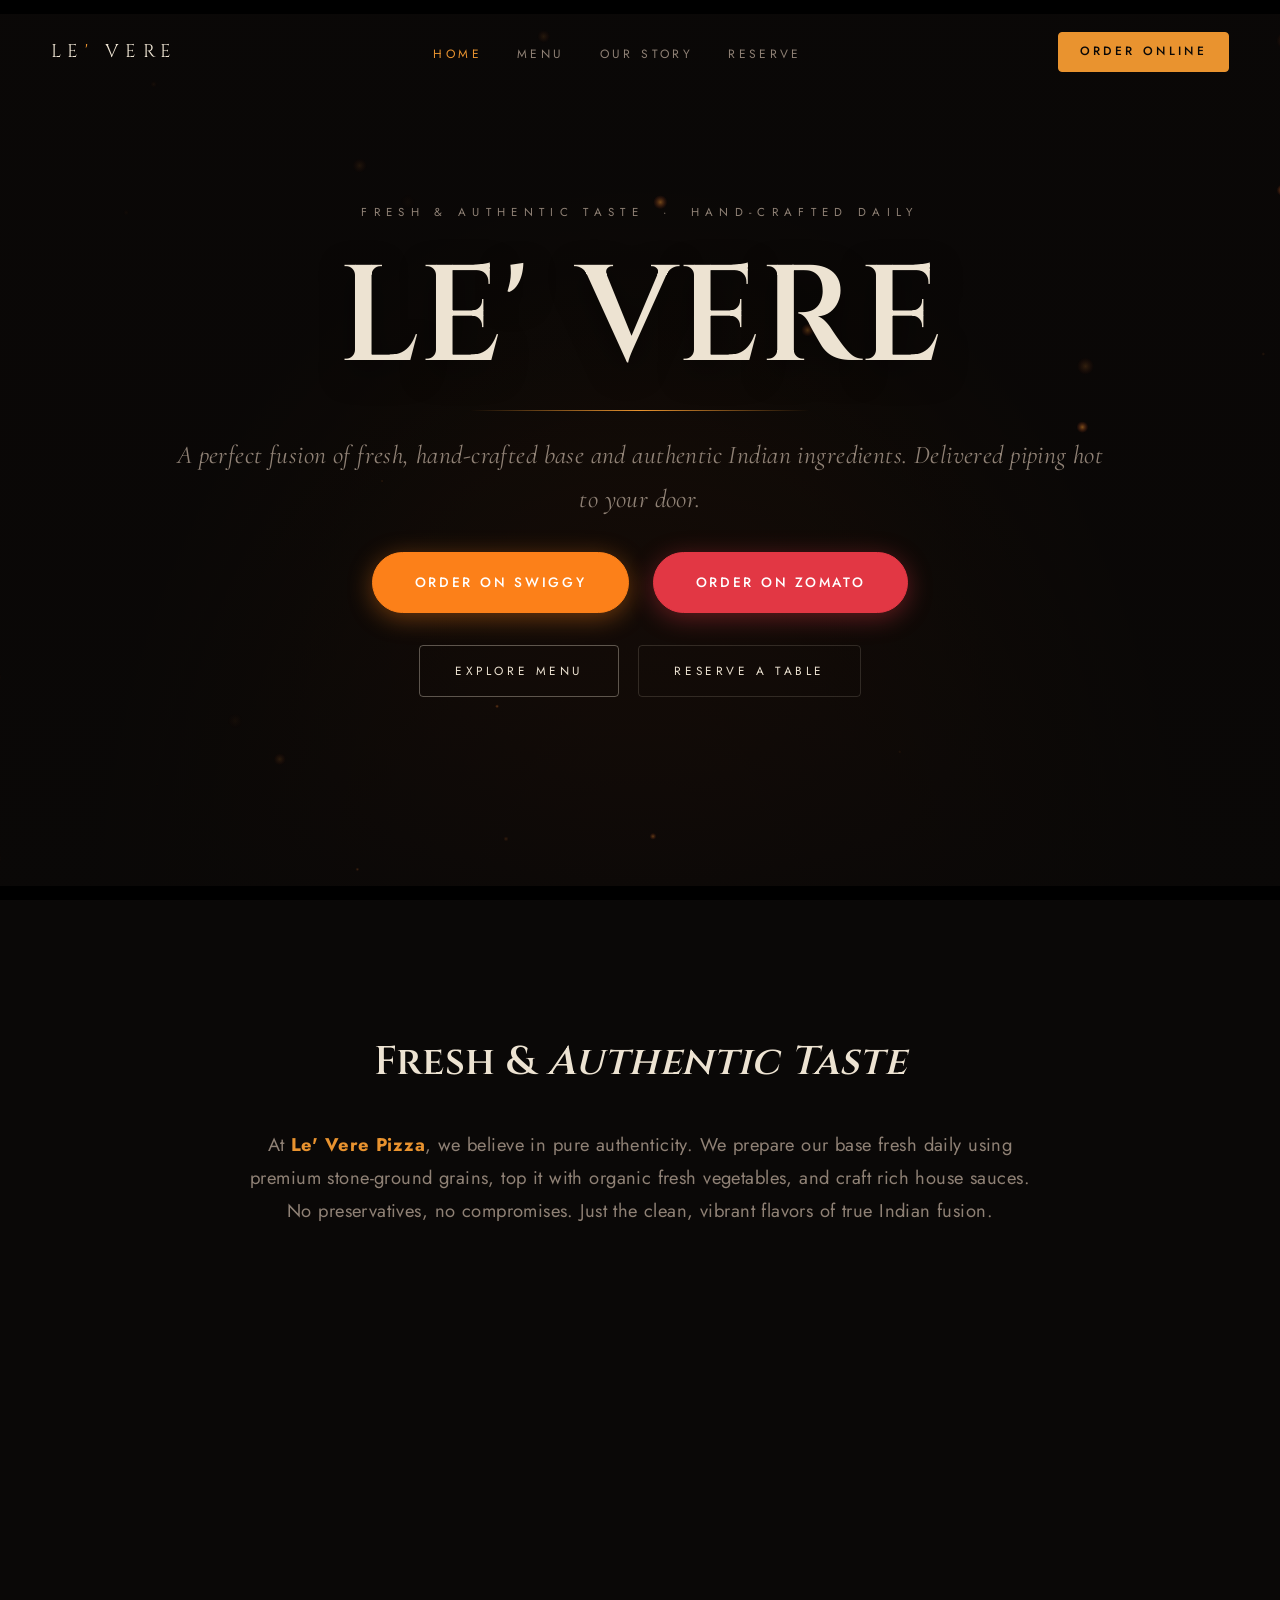
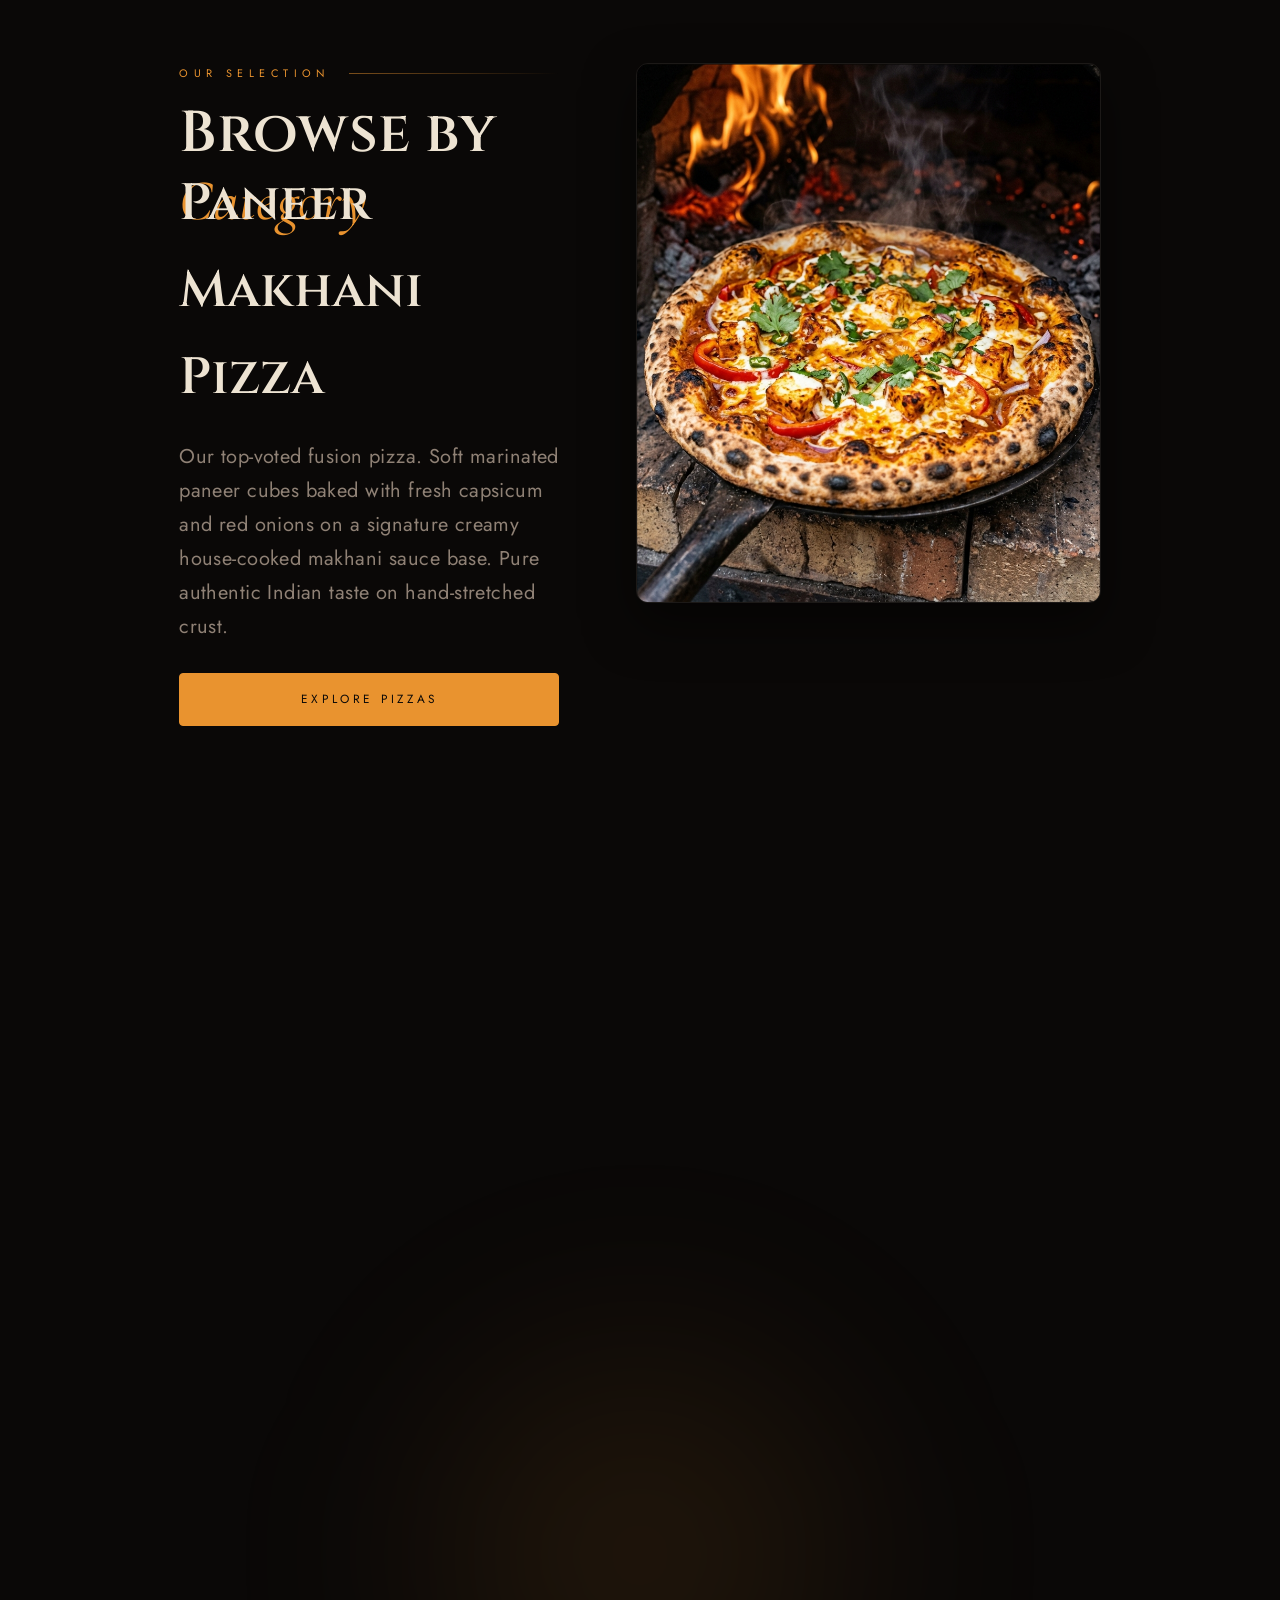
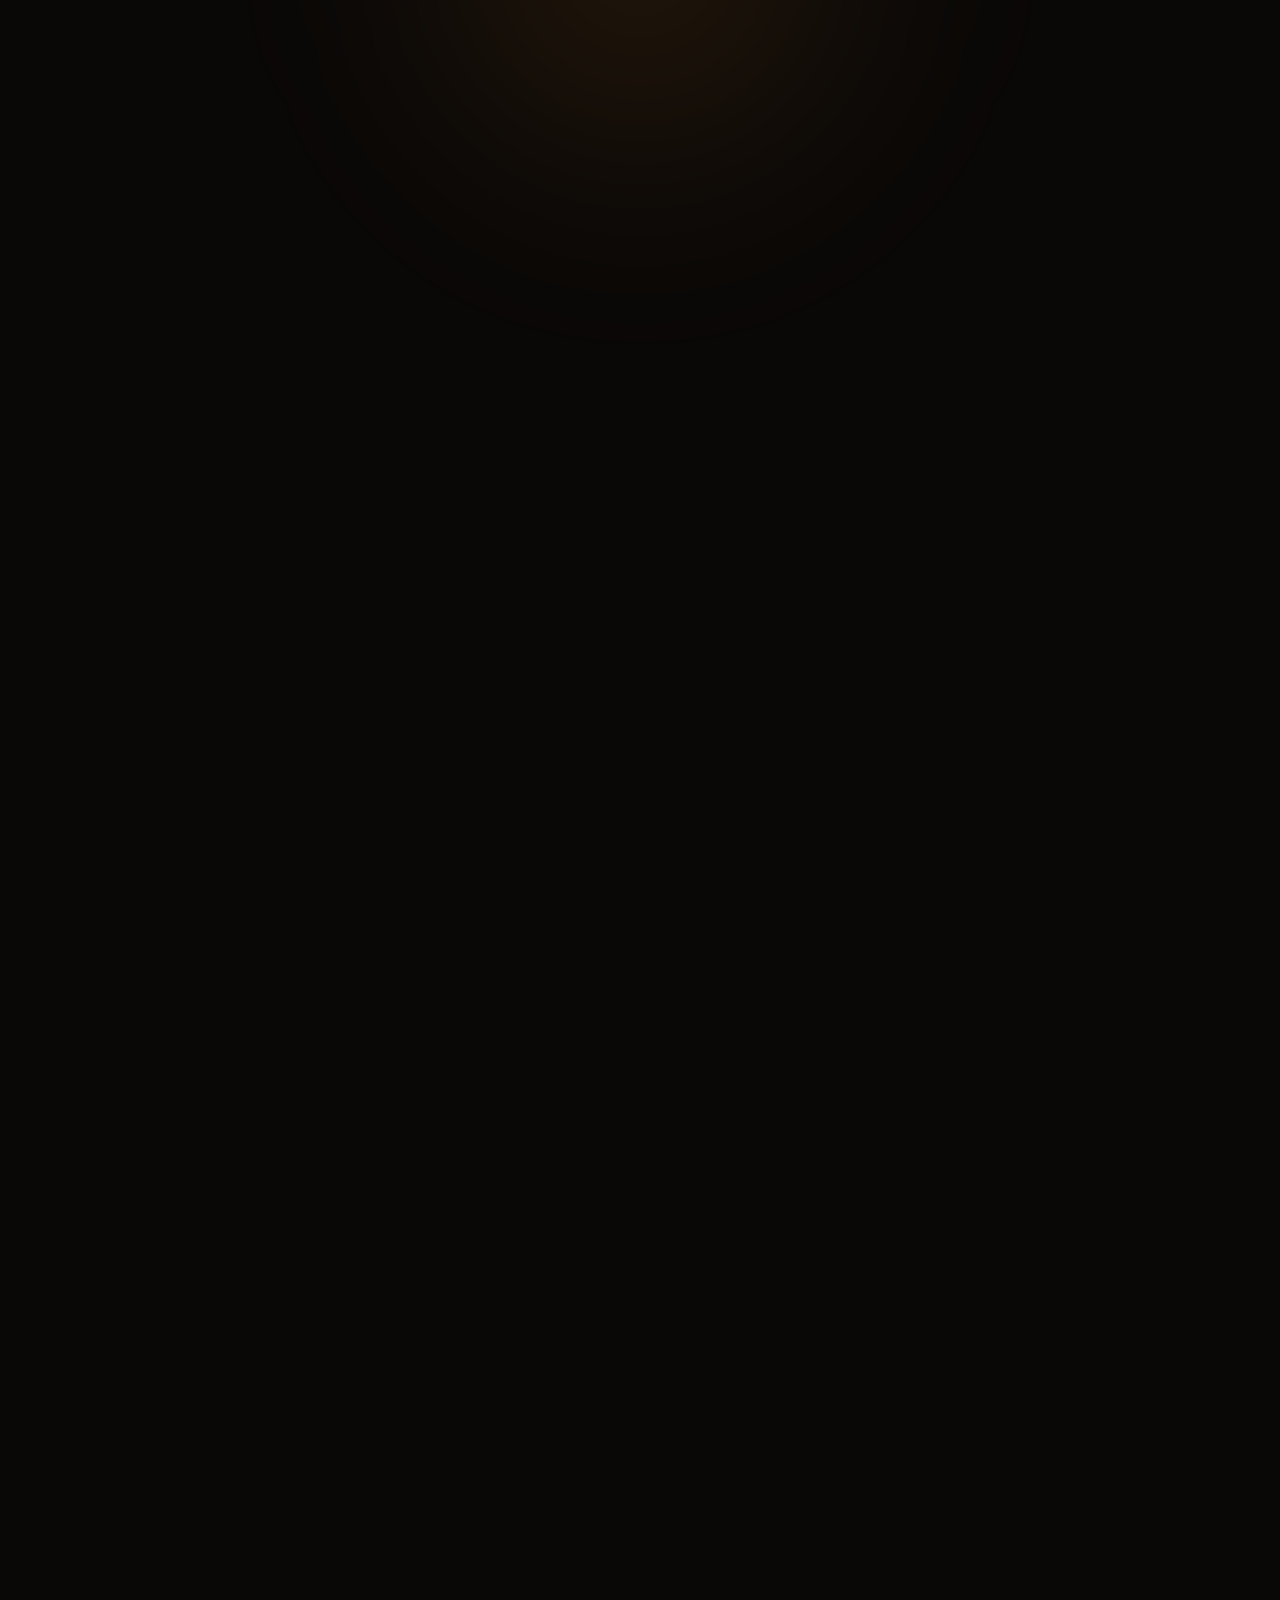
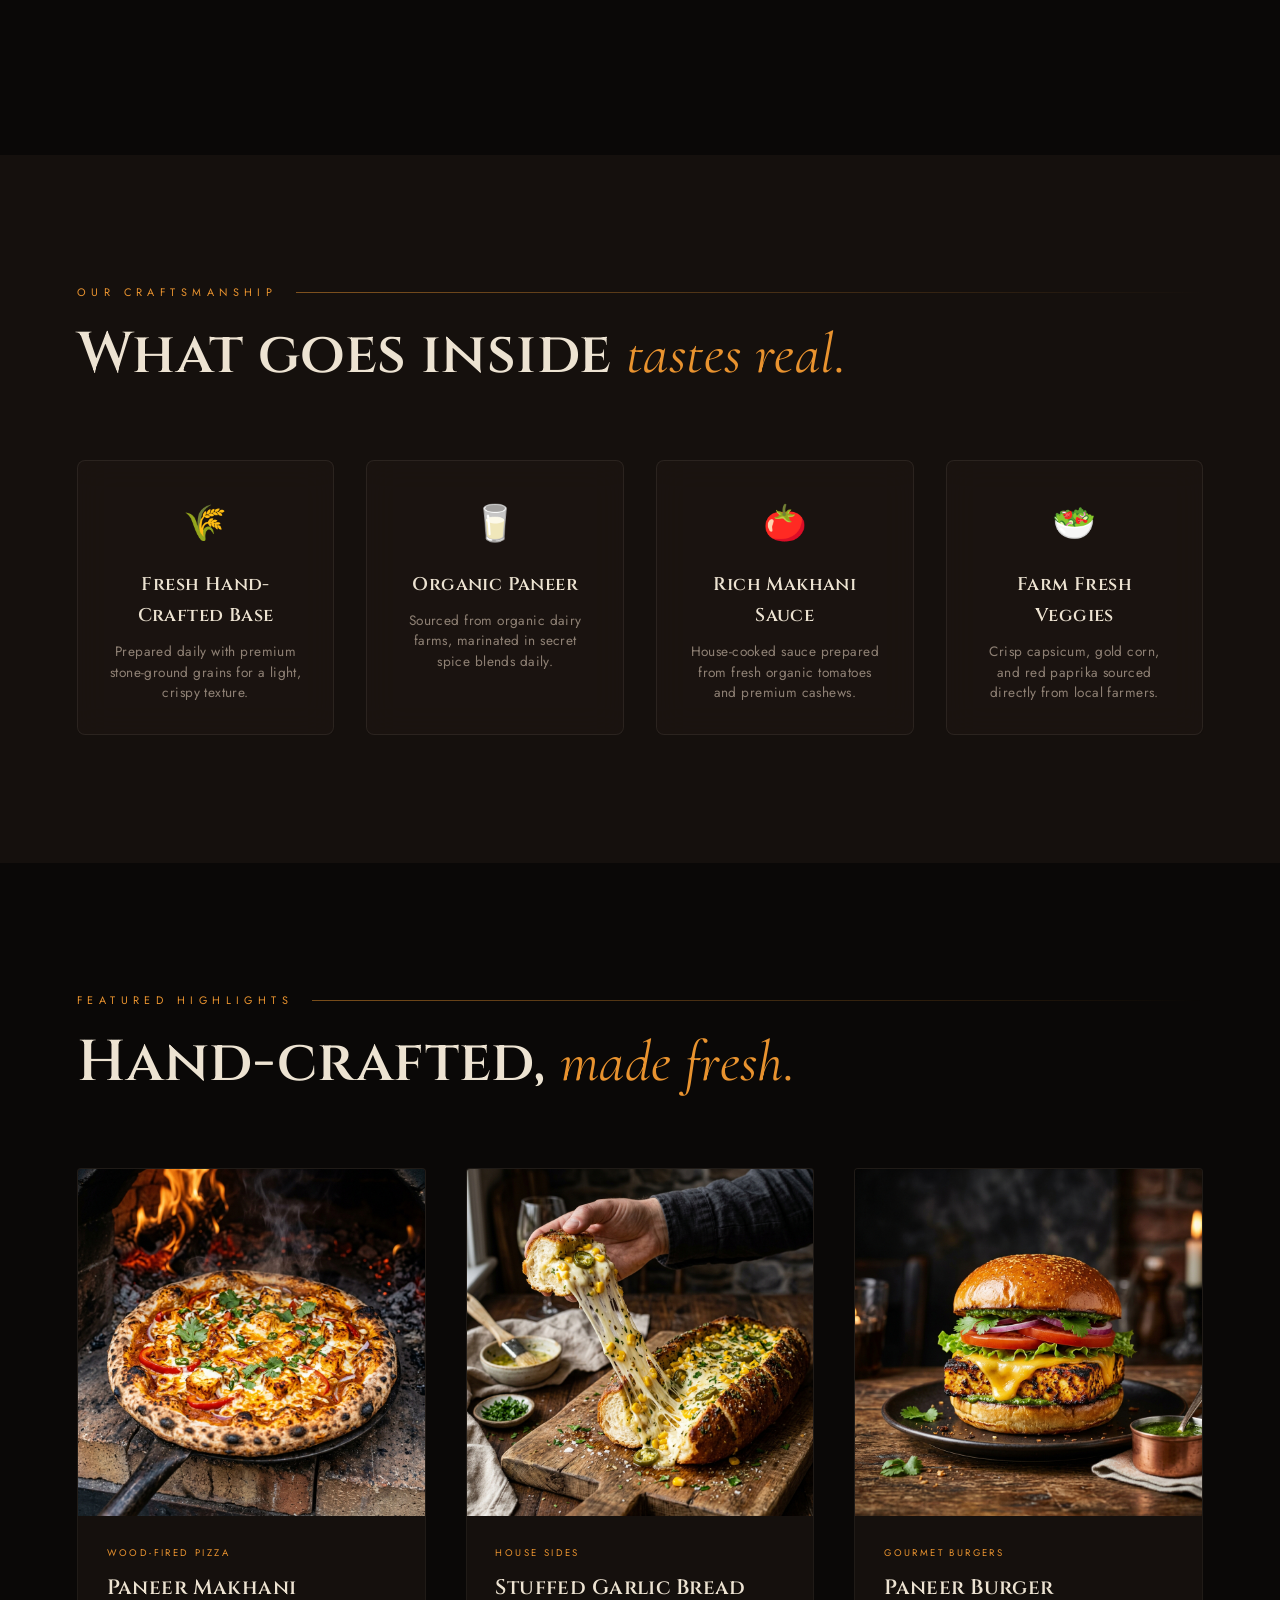
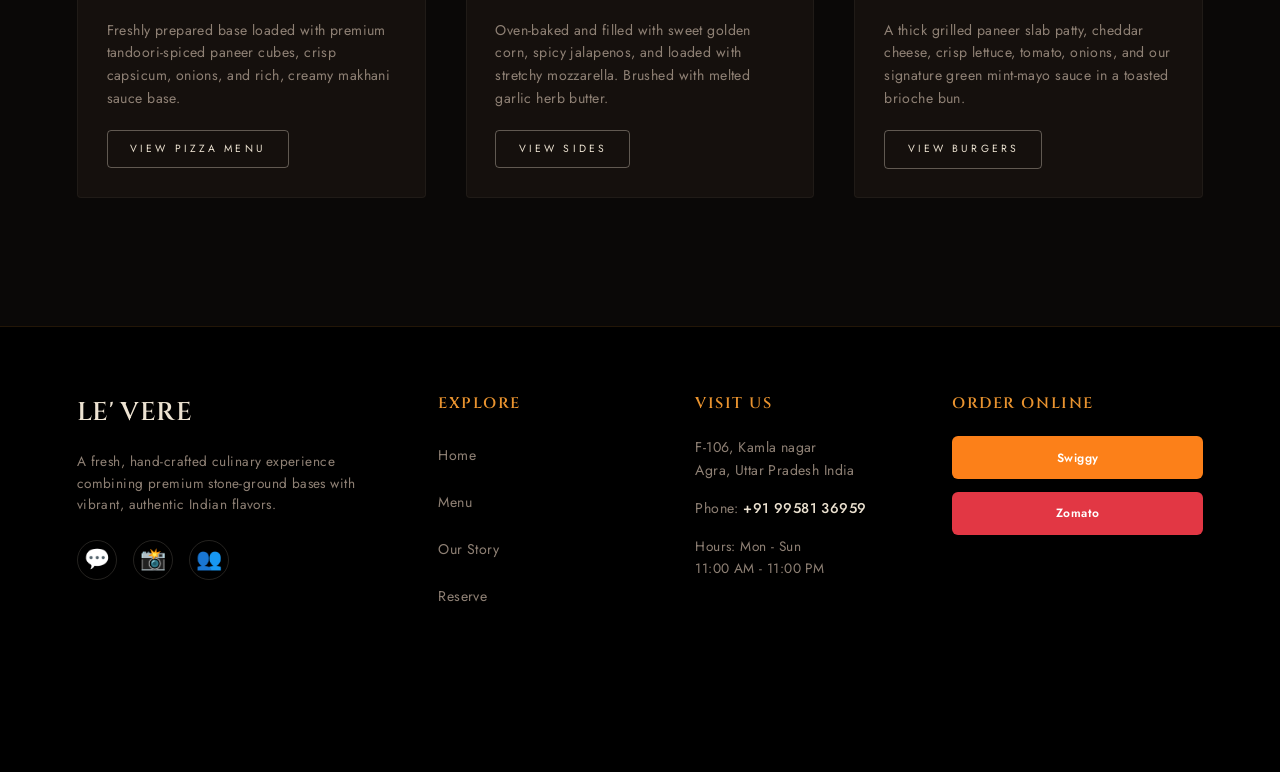
<file: index.html>
<!DOCTYPE html>
<html lang="en">
<head>
  <meta charset="UTF-8">
  <meta name="viewport" content="width=device-width, initial-scale=1.0">
  <title>Le' Vere Pizza — Fresh & Authentic Indian Fusion Kitchen</title>
  <meta name="description" content="Le' Vere Pizza — Order online on Swiggy and Zomato. Enjoy fresh tandoori paneer pizza, hand-stretched sourdough, and authentic fusion pasta.">
  <link rel="stylesheet" href="style.css?v=2">
  <style>
    /* ---------- hero ---------- */
    header.hero {
      position: relative;
      height: 100vh;
      min-height: 640px;
      display: flex;
      align-items: center;
      justify-content: center;
      text-align: center;
      overflow: hidden;
    }
    .hero-media {
      position: absolute;
      inset: -6%;
      background:
        radial-gradient(ellipse at 50% 100%, rgba(252, 128, 25, 0.22), transparent 55%),
        radial-gradient(ellipse at 50% 110%, rgba(226, 55, 68, 0.15), transparent 45%),
        var(--soot);
      filter: brightness(.45) saturate(1.1);
    }
    #hero-video {
      width: 100%;
      height: 100%;
      object-fit: cover;
      position: absolute;
      top: 0;
      left: 0;
      z-index: -1;
    }
    @keyframes kenburns {
      from { transform: scale(1) translateY(0); }
      to { transform: scale(1.12) translateY(-2.5%); }
    }
    .hero-shade {
      position: absolute;
      inset: 0;
      background: linear-gradient(to bottom, rgba(10,8,7,.75) 0%, rgba(10,8,7,.25) 45%, rgba(10,8,7,.92) 100%);
    }
    #embers {
      position: absolute;
      inset: 0;
      width: 100%;
      height: 100%;
      pointer-events: none;
    }
    .hero-inner {
      position: relative;
      z-index: 5;
      padding: 0 6vw;
      max-width: 1100px;
    }
    .hero-eyebrow {
      font-size: .72rem;
      letter-spacing: .55em;
      text-transform: uppercase;
      color: var(--ash);
      opacity: 0;
      animation: fadeup 1.4s ease 1.2s forwards;
    }
    .hero-title {
      font-family: var(--serif-display);
      font-weight: 500;
      font-size: clamp(3rem, 11vw, 8.5rem);
      line-height: 1.05;
      margin: 1.6rem 0 1.2rem;
      color: var(--bone);
      text-shadow: 0 10px 30px rgba(0,0,0,0.5);
    }
    .hero-title .lt {
      display: inline-block;
      opacity: 0;
      transform: translateY(.35em);
      animation: titleIn 1.1s cubic-bezier(.2,.8,.2,1) forwards;
      animation-delay: calc(1.5s + var(--i) * 90ms);
    }
    .hero-title .sp { display: inline-block; width: .35em; }
    @keyframes titleIn { to { opacity: 1; transform: none; } }
    .hero-rule {
      width: 0;
      height: 1px;
      background: linear-gradient(90deg, transparent, var(--ember), transparent);
      margin: 0 auto 1.4rem;
      animation: ruleIn 1.6s ease 2.6s forwards;
    }
    @keyframes ruleIn { to { width: min(340px, 60%); } }
    .hero-tag {
      font-family: var(--serif-voice);
      font-style: italic;
      font-size: clamp(1.15rem, 2.4vw, 1.6rem);
      color: var(--ash);
      opacity: 0;
      animation: fadeup 1.4s ease 3s forwards;
    }
    
    /* Order Online Primary CTAs */
    .hero-online-ctas {
      display: flex;
      gap: 1.5rem;
      justify-content: center;
      margin: 2rem 0;
      opacity: 0;
      animation: fadeup 1.4s ease 3.4s forwards;
      flex-wrap: wrap;
    }
    .hero-online-btn {
      display: flex;
      align-items: center;
      justify-content: center;
      gap: 1rem;
      font-family: var(--sans);
      font-size: .85rem;
      letter-spacing: .2em;
      text-transform: uppercase;
      padding: 1.1rem 2.6rem;
      border-radius: 50px;
      font-weight: 500;
      text-decoration: none;
      transition: transform 0.3s ease, box-shadow 0.3s ease, background 0.3s ease, color 0.3s ease;
    }
    .hero-online-btn--swiggy {
      background: var(--swiggy);
      color: #fff;
      box-shadow: 0 5px 25px rgba(252, 128, 25, 0.4);
      border: 1px solid var(--swiggy);
    }
    .hero-online-btn--swiggy:hover {
      background: transparent;
      color: var(--swiggy);
      transform: translateY(-3px);
      box-shadow: 0 10px 30px rgba(252, 128, 25, 0.6);
    }
    .hero-online-btn--zomato {
      background: var(--zomato);
      color: #fff;
      box-shadow: 0 5px 25px rgba(226, 55, 68, 0.4);
      border: 1px solid var(--zomato);
    }
    .hero-online-btn--zomato:hover {
      background: transparent;
      color: var(--zomato);
      transform: translateY(-3px);
      box-shadow: 0 10px 30px rgba(226, 55, 68, 0.6);
    }

    .hero-ctas {
      display: flex;
      gap: 1.2rem;
      justify-content: center;
      flex-wrap: wrap;
      margin-top: 1rem;
      opacity: 0;
      animation: fadeup 1.4s ease 3.8s forwards;
    }
    @keyframes fadeup {
      from { opacity: 0; transform: translateY(16px); }
      to { opacity: 1; transform: none; }
    }


    /* ---------- home intro ---------- */
    .intro-section {
      text-align: center;
      max-width: 800px;
      margin: 0 auto;
    }
    .intro-title {
      font-family: var(--serif-display);
      font-size: 2.5rem;
      margin-bottom: 2rem;
    }
    .intro-desc {
      font-size: 1.15rem;
      line-height: 1.8;
      color: var(--ash);
    }
    .intro-desc strong {
      color: var(--ember);
    }

    /* ---------- dynamic category filter showcase ---------- */
    .category-section {
      background: linear-gradient(to bottom, var(--char), #0E0A08 50%, var(--char));
      border-top: 1px solid rgba(237,227,210,.05);
      border-bottom: 1px solid rgba(237,227,210,.05);
    }
    .category-scroll-wrapper {
      position: relative;
      height: 400vh;
      background: var(--char);
    }
    .category-sticky-pin {
      position: sticky;
      top: 0;
      height: 100vh;
      width: 100%;
      overflow: hidden;
      display: grid;
      grid-template-columns: 4.5fr 5.5fr;
      align-items: center;
      padding: 0 8vw;
      gap: 6vw;
    }
    .category-text-col {
      position: relative;
      z-index: 2;
    }
    .scene-head-sticky {
      max-width: 1200px;
      margin-bottom: 3rem;
      width: 100%;
    }
    .category-text-track {
      position: relative;
      height: 320px;
      width: 100%;
    }
    .category-text-block {
      position: absolute;
      inset: 0;
      display: flex;
      flex-direction: column;
      justify-content: center;
      pointer-events: none;
    }
    .category-text-block h3 {
      font-family: var(--serif-display);
      font-size: 3.2rem;
      color: var(--bone);
      margin-bottom: 1.2rem;
      opacity: 0;
      transform: translateX(-40px) skewX(-10deg);
      letter-spacing: -0.02em;
      transition: opacity 0.8s cubic-bezier(0.16, 1, 0.3, 1), transform 0.8s cubic-bezier(0.16, 1, 0.3, 1), letter-spacing 0.8s cubic-bezier(0.16, 1, 0.3, 1);
    }
    .category-text-block.active h3 {
      opacity: 1;
      transform: translateX(0) skewX(0);
      letter-spacing: normal;
    }
    .category-text-block p {
      color: var(--ash);
      font-size: 1.25rem;
      line-height: 1.7;
      margin-bottom: 1.8rem;
      opacity: 0;
      transform: translateY(25px);
      transition: opacity 0.8s cubic-bezier(0.16, 1, 0.3, 1) 0.08s, transform 0.8s cubic-bezier(0.16, 1, 0.3, 1) 0.08s;
    }
    .category-text-block.active p {
      opacity: 1;
      transform: translateY(0);
    }
    .category-text-block .btn {
      opacity: 0;
      transform: translateY(20px);
      transition: opacity 0.8s cubic-bezier(0.16, 1, 0.3, 1) 0.16s, transform 0.8s cubic-bezier(0.16, 1, 0.3, 1) 0.16s;
    }
    .category-text-block.active .btn {
      opacity: 1;
      transform: translateY(0);
      pointer-events: auto;
    }
    .category-image-track {
      position: relative;
      width: 100%;
      height: 60vh;
      border-radius: 12px;
      overflow: hidden;
      border: 1px solid rgba(237,227,210,0.08);
      box-shadow: 0 20px 50px rgba(0, 0, 0, 0.5);
      z-index: 2;
    }
    .category-image-block {
      position: absolute;
      inset: 0;
      opacity: 0;
      transform: scale(1.15) rotate(2deg);
      clip-path: polygon(0 0, 0 0, 0 100%, 0 100%);
      transition: opacity 0.8s cubic-bezier(0.2, 1, 0.2, 1), transform 1s cubic-bezier(0.2, 1, 0.2, 1), clip-path 0.9s cubic-bezier(0.2, 1, 0.2, 1), filter 0.8s ease;
      filter: blur(8px);
    }
    .category-image-block.active {
      opacity: 1;
      transform: scale(1.0) rotate(0deg);
      clip-path: polygon(0 0, 100% 0, 100% 100%, 0 100%);
      filter: blur(0px);
    }
    .category-image-block img {
      width: 100%;
      height: 100%;
      object-fit: cover;
    }
    .category-bg-glow {
      position: absolute;
      width: 50vw;
      height: 50vw;
      border-radius: 50%;
      background: radial-gradient(circle, rgba(233,147,47,0.12) 0%, transparent 70%);
      top: 50%;
      left: 50%;
      transform: translate(-50%, -50%);
      filter: blur(80px);
      z-index: 1;
      pointer-events: none;
      transition: background 0.8s cubic-bezier(0.25, 1, 0.5, 1);
    }

    @media (max-width: 820px) {
      .category-scroll-wrapper {
        height: auto !important;
      }
      .category-sticky-pin {
        position: relative !important;
        height: auto !important;
        grid-template-columns: 1fr;
        padding: 4rem 6vw;
        gap: 3rem;
      }
      .category-text-track {
        position: relative;
        height: auto;
        display: flex;
        flex-direction: column;
        gap: 5rem;
      }
      .category-text-block {
        position: relative;
        inset: auto;
        opacity: 1 !important;
        transform: none !important;
        pointer-events: auto;
      }
      .category-image-track {
        display: none !important;
      }
    }

    /* ---------- ingredients grid ---------- */
    .ingredients-grid {
      display: grid;
      grid-template-columns: repeat(4, 1fr);
      gap: 2rem;
      max-width: 1200px;
      margin: 3rem auto 0;
    }
    @media (max-width: 900px) {
      .ingredients-grid {
        grid-template-columns: repeat(2, 1fr);
      }
    }
    @media (max-width: 550px) {
      .ingredients-grid {
        grid-template-columns: 1fr;
      }
    }
    .ingredient-card {
      text-align: center;
    }
    .ingredient-icon {
      font-size: 2.2rem;
      margin-bottom: 1rem;
      display: block;
    }
    .ingredient-name {
      font-family: var(--serif-display);
      font-size: 1.15rem;
      color: var(--bone);
      margin-bottom: 0.6rem;
    }
    .ingredient-desc {
      font-size: 0.85rem;
      color: var(--ash);
      line-height: 1.5;
    }

    /* ---------- showcase / featured items ---------- */
    .showcase-grid {
      max-width: 1200px;
      margin: 0 auto;
      display: grid;
      grid-template-columns: repeat(3, 1fr);
      gap: 2.5rem;
    }
    .showcase-card {
      background: var(--soot);
      border: 1px solid rgba(237, 227, 210, .05);
      border-radius: 4px;
      overflow: hidden;
      transition: transform .5s cubic-bezier(.2, .7, .2, 1), border-color .5s ease;
    }
    .showcase-card:hover {
      transform: translateY(-10px);
      border-color: rgba(233, 147, 47, .4);
    }
    .showcase-img {
      aspect-ratio: 1/1;
      overflow: hidden;
      position: relative;
    }
    .showcase-img img {
      width: 100%;
      height: 100%;
      object-fit: cover;
      transition: transform 1.2s cubic-bezier(.2, .7, .2, 1);
    }
    .showcase-card:hover .showcase-img img {
      transform: scale(1.06);
    }
    .showcase-body {
      padding: 1.8rem;
    }
    .showcase-tag {
      font-size: .6rem;
      letter-spacing: .25em;
      text-transform: uppercase;
      color: var(--ember);
      margin-bottom: .6rem;
      display: block;
    }
    .showcase-name {
      font-family: var(--serif-display);
      font-size: 1.3rem;
      margin-bottom: .8rem;
      color: var(--bone);
    }
    .showcase-desc {
      color: var(--ash);
      font-size: .88rem;
      margin-bottom: 1.2rem;
      line-height: 1.6;
    }
  </style>
</head>
<body>

  <div class="bar bar--top"></div>
  <div class="bar bar--bottom"></div>

  <nav id="nav" aria-label="Main">
    <a class="nav-brand" href="index.html">LE<em>'</em>&nbsp;VERE</a>
    <button class="nav-toggle" aria-label="Toggle Navigation">
      <span></span>
      <span></span>
      <span></span>
    </button>
    <ul class="nav-links">
      <li><a href="index.html" class="active">Home</a></li>
      <li><a href="menu.html">Menu</a></li>
      <li><a href="story.html">Our Story</a></li>
      <li><a href="reserve.html">Reserve</a></li>
    </ul>
    <a class="nav-cta" href="https://www.swiggy.com" target="_blank" rel="noopener noreferrer">Order Online</a>
  </nav>

  <header class="hero" id="top">
    <div class="hero-media">
      <video autoplay muted loop playsinline id="hero-video">
        <source src="https://player.vimeo.com/progressive_redirect/playback/702425438/rendition/720p/file.mp4?loc=external&log_user=0&signature=134180a1697a4effaae007479089a7d1aaed9e9c7580e1ab263480e10d6f1546" type="video/mp4">
        <source src="https://assets.mixkit.co/videos/preview/mixkit-pizza-being-baked-in-a-clay-oven-33054-large.mp4" type="video/mp4">
        <source src="https://player.vimeo.com/external/371433846.sd.mp4?s=236da2f3c0541460cda240ef4fcfd7e1c8d76db8&profile_id=139&oauth2_token_id=57447761" type="video/mp4">
        <source src="https://assets.mixkit.co/videos/preview/mixkit-freshly-baked-pizza-out-of-the-oven-33052-large.mp4" type="video/mp4">
      </video>
    </div>
    <div class="hero-shade"></div>
    <canvas id="embers" aria-hidden="true"></canvas>
    <div class="hero-inner">
      <p class="hero-eyebrow">Fresh &amp; Authentic Taste &nbsp;·&nbsp; Hand-Crafted Daily</p>
      <h1 class="hero-title" aria-label="Le' Vere">
        <span class="lt" style="--i:0">L</span><span class="lt" style="--i:1">E</span><span class="lt" style="--i:2">'</span><span class="sp"></span><span class="lt" style="--i:3">V</span><span class="lt" style="--i:4">E</span><span class="lt" style="--i:5">R</span><span class="lt" style="--i:6">E</span>
      </h1>
      <div class="hero-rule"></div>
      <p class="hero-tag">A perfect fusion of fresh, hand-crafted base and authentic Indian ingredients. Delivered piping hot to your door.</p>
      
      <!-- Primary Focus: Online Ordering Buttons -->
      <div class="hero-online-ctas">
        <a href="https://www.swiggy.com" target="_blank" rel="noopener noreferrer" class="hero-online-btn hero-online-btn--swiggy">
          <span>Order on Swiggy</span>
        </a>
        <a href="https://www.zomato.com" target="_blank" rel="noopener noreferrer" class="hero-online-btn hero-online-btn--zomato">
          <span>Order on Zomato</span>
        </a>
      </div>

      <div class="hero-ctas">
        <a class="btn btn--ghost" href="menu.html">Explore Menu</a>
        <a class="btn btn--ghost" href="reserve.html" style="border-color: rgba(237,227,210,0.15);">Reserve a Table</a>
      </div>
    </div>
  </header>

  <section id="intro">
    <div class="intro-section reveal">
      <h2 class="intro-title">Fresh &amp; <i>Authentic Taste</i></h2>
      <p class="intro-desc">
        At <strong>Le' Vere Pizza</strong>, we believe in pure authenticity. We prepare our base fresh daily using premium stone-ground grains, top it with organic fresh vegetables, and craft rich house sauces. No preservatives, no compromises. Just the clean, vibrant flavors of true Indian fusion.
      </p>
  </section>

  <!-- DYNAMIC PRODUCT CATEGORIES SHOWCASE SECTION -->
  <section id="categories-showcase" class="category-scroll-wrapper">
    <div class="category-bg-glow" id="categoryGlow"></div>
    <div class="category-sticky-pin">
      
      <!-- LEFT Column: Staggered Content -->
      <div class="category-text-col">
        <div class="scene-head-sticky">
          <p class="scene-label">Our Selection</p>
          <h2 class="scene-title">Browse by <i>Category</i></h2>
        </div>
        <div class="category-text-track">
          <!-- Slide: Pizzas -->
          <div class="category-text-block active" data-index="0">
            <h3>Paneer Makhani Pizza</h3>
            <p>Our top-voted fusion pizza. Soft marinated paneer cubes baked with fresh capsicum and red onions on a signature creamy house-cooked makhani sauce base. Pure authentic Indian taste on hand-stretched crust.</p>
            <a class="btn btn--fire" href="menu.html">Explore Pizzas</a>
          </div>
          <!-- Slide: Garlic Breads -->
          <div class="category-text-block" data-index="1">
            <h3>Cheese Stuffed Garlic Bread</h3>
            <p>Oozing with melted mozzarella cheese and garlic butter glaze. Freshly oven-roasted, stuffed with golden sweet corn and spicy jalapenos for that perfect savory bite.</p>
            <a class="btn btn--fire" href="menu.html">Explore Sides</a>
          </div>
          <!-- Slide: Pasta -->
          <div class="category-text-block" data-index="2">
            <h3>Penne Pasta in Pink Sauce</h3>
            <p>A harmonious mix of our fresh red marinara sauce and creamy white cheese sauce. Tossed with broccoli, capsicum, and golden sweet corn, topped with fresh basil.</p>
            <a class="btn btn--fire" href="menu.html">Explore Pastas</a>
          </div>
          <!-- Slide: Burgers -->
          <div class="category-text-block" data-index="3">
            <h3>Spiced Paneer Burger</h3>
            <p>A thick paneer slab, grilled and layered with mint-chutney mayonnaise, cheddar cheese, sliced tomato, crisp onion, and fresh lettuce in a buttery brioche bun.</p>
            <a class="btn btn--fire" href="menu.html">Explore Burgers</a>
          </div>
        </div>
      </div>

      <!-- RIGHT Column: Large Interactive Image Panel -->
      <div class="category-image-track">
        <!-- Image: Pizzas -->
        <div class="category-image-block active" data-index="0">
          <img src="assets/paneer_makhani_pizza.png" alt="Paneer Makhani Pizza">
        </div>
        <!-- Image: Garlic Breads -->
        <div class="category-image-block" data-index="1">
          <img src="assets/stuffed_garlic_bread.png" alt="Stuffed Garlic Bread">
        </div>
        <!-- Image: Pasta -->
        <div class="category-image-block" data-index="2">
          <img src="assets/pink_pasta.png" alt="Pink Pasta">
        </div>
        <!-- Image: Burgers -->
        <div class="category-image-block" data-index="3">
          <img src="assets/paneer_burger.png" alt="Paneer Burger">
        </div>
      </div>

    </div>
  </section>

  <!-- Interactive Ingredients Showcase -->
  <section id="ingredients" style="background: var(--soot);">
    <div class="scene-head reveal">
      <p class="scene-label">Our Craftsmanship</p>
      <h2 class="scene-title">What goes inside <i>tastes real.</i></h2>
    </div>

    <div class="ingredients-grid">
      <div class="glass-panel ingredient-card reveal">
        <span class="ingredient-icon">🌾</span>
        <h3 class="ingredient-name">Fresh Hand-Crafted Base</h3>
        <p class="ingredient-desc">Prepared daily with premium stone-ground grains for a light, crispy texture.</p>
      </div>

      <div class="glass-panel ingredient-card reveal" data-delay="1">
        <span class="ingredient-icon">🥛</span>
        <h3 class="ingredient-name">Organic Paneer</h3>
        <p class="ingredient-desc">Sourced from organic dairy farms, marinated in secret spice blends daily.</p>
      </div>

      <div class="glass-panel ingredient-card reveal" data-delay="2">
        <span class="ingredient-icon">🍅</span>
        <h3 class="ingredient-name">Rich Makhani Sauce</h3>
        <p class="ingredient-desc">House-cooked sauce prepared from fresh organic tomatoes and premium cashews.</p>
      </div>

      <div class="glass-panel ingredient-card reveal" data-delay="3">
        <span class="ingredient-icon">🥗</span>
        <h3 class="ingredient-name">Farm Fresh Veggies</h3>
        <p class="ingredient-desc">Crisp capsicum, gold corn, and red paprika sourced directly from local farmers.</p>
      </div>
    </div>
  </section>

  <section id="showcase">
    <div class="scene-head reveal">
      <p class="scene-label">Featured Highlights</p>
      <h2 class="scene-title">Hand-crafted, <i>made fresh.</i></h2>
    </div>

    <div class="showcase-grid">
      <!-- Card 1 -->
      <article class="showcase-card reveal reveal-left">
        <div class="showcase-img">
          <img src="assets/paneer_makhani_pizza.png" alt="Paneer Makhani Pizza" loading="lazy">
        </div>
        <div class="showcase-body">
          <span class="showcase-tag">Wood-Fired Pizza</span>
          <h3 class="showcase-name">Paneer Makhani</h3>
          <p class="showcase-desc">Freshly prepared base loaded with premium tandoori-spiced paneer cubes, crisp capsicum, onions, and rich, creamy makhani sauce base.</p>
          <a class="btn btn--ghost" href="menu.html" style="padding: 0.6rem 1.4rem; font-size: 0.65rem;">View Pizza Menu</a>
        </div>
      </article>

      <!-- Card 2 -->
      <article class="showcase-card reveal" data-delay="1">
        <div class="showcase-img">
          <img src="assets/stuffed_garlic_bread.png" alt="Cheesy Stuffed Garlic Bread" loading="lazy">
        </div>
        <div class="showcase-body">
          <span class="showcase-tag">House Sides</span>
          <h3 class="showcase-name">Stuffed Garlic Bread</h3>
          <p class="showcase-desc">Oven-baked and filled with sweet golden corn, spicy jalapenos, and loaded with stretchy mozzarella. Brushed with melted garlic herb butter.</p>
          <a class="btn btn--ghost" href="menu.html#sides" style="padding: 0.6rem 1.4rem; font-size: 0.65rem;">View Sides</a>
        </div>
      </article>

      <!-- Card 3 -->
      <article class="showcase-card reveal reveal-right" data-delay="2">
        <div class="showcase-img">
          <img src="assets/paneer_burger.png" alt="Paneer Burger" loading="lazy">
        </div>
        <div class="showcase-body">
          <span class="showcase-tag">Gourmet Burgers</span>
          <h3 class="showcase-name">Paneer Burger</h3>
          <p class="showcase-desc">A thick grilled paneer slab patty, cheddar cheese, crisp lettuce, tomato, onions, and our signature green mint-mayo sauce in a toasted brioche bun.</p>
          <a class="btn btn--ghost" href="menu.html#burgers" style="padding: 0.6rem 1.4rem; font-size: 0.65rem;">View Burgers</a>
        </div>
      </article>
    </div>
  </section>

  <footer>
    <div class="footer-container">
      <div class="footer-brand reveal">
        <h3>LE' VERE</h3>
        <p>A fresh, hand-crafted culinary experience combining premium stone-ground bases with vibrant, authentic Indian flavors.</p>
        <div class="footer-socials" style="margin-top: 1.5rem; display: flex; gap: 1rem;">
          <a href="https://wa.me/919958136959" target="_blank" rel="noopener noreferrer" class="social-icon" title="WhatsApp" style="color: var(--bone); border: 1px solid rgba(237,227,210,0.15); width: 40px; height: 40px; border-radius: 50%; display: flex; align-items: center; justify-content: center; text-decoration: none; transition: all 0.3s ease;">💬</a>
          <a href="https://instagram.com" target="_blank" rel="noopener noreferrer" class="social-icon" title="Instagram" style="color: var(--bone); border: 1px solid rgba(237,227,210,0.15); width: 40px; height: 40px; border-radius: 50%; display: flex; align-items: center; justify-content: center; text-decoration: none; transition: all 0.3s ease;">📸</a>
          <a href="https://facebook.com" target="_blank" rel="noopener noreferrer" class="social-icon" title="Facebook" style="color: var(--bone); border: 1px solid rgba(237,227,210,0.15); width: 40px; height: 40px; border-radius: 50%; display: flex; align-items: center; justify-content: center; text-decoration: none; transition: all 0.3s ease;">👥</a>
        </div>
      </div>
      <div class="footer-col reveal" data-delay="1">
        <h4 class="footer-title">Explore</h4>
        <ul class="footer-links">
          <li><a href="index.html">Home</a></li>
          <li><a href="menu.html">Menu</a></li>
          <li><a href="story.html">Our Story</a></li>
          <li><a href="reserve.html">Reserve</a></li>
        </ul>
      </div>
      <div class="footer-col reveal" data-delay="2">
        <h4 class="footer-title">Visit Us</h4>
        <div class="footer-info">
          <p>F-106, Kamla nagar<br>Agra, Uttar Pradesh India</p>
          <p style="margin-top: 1rem;">Phone: <a href="tel:+919958136959">+91 99581 36959</a></p>
          <p style="margin-top: 1rem; font-size: 0.85rem; color: var(--ash);">Hours: Mon - Sun<br>11:00 AM - 11:00 PM</p>
        </div>
      </div>
      <div class="footer-col reveal" data-delay="3">
        <h4 class="footer-title">Order Online</h4>
        <div class="footer-delivery">
          <a href="https://www.swiggy.com" target="_blank" rel="noopener noreferrer" class="footer-delivery-btn footer-delivery-btn--swiggy">Swiggy</a>
          <a href="https://www.zomato.com" target="_blank" rel="noopener noreferrer" class="footer-delivery-btn footer-delivery-btn--zomato">Zomato</a>
        </div>
      </div>
    </div>
    <div class="footer-bottom reveal">
      <p>© 2026 Le' Vere Pizza — Fresh and Authentic.</p>
      <p style="text-transform: uppercase; font-size: 0.62rem; letter-spacing: 0.15em;">Made Fresh Daily</p>
    </div>
  </footer>

  <script src="app.js?v=2"></script>

</body>
</html>
</file>
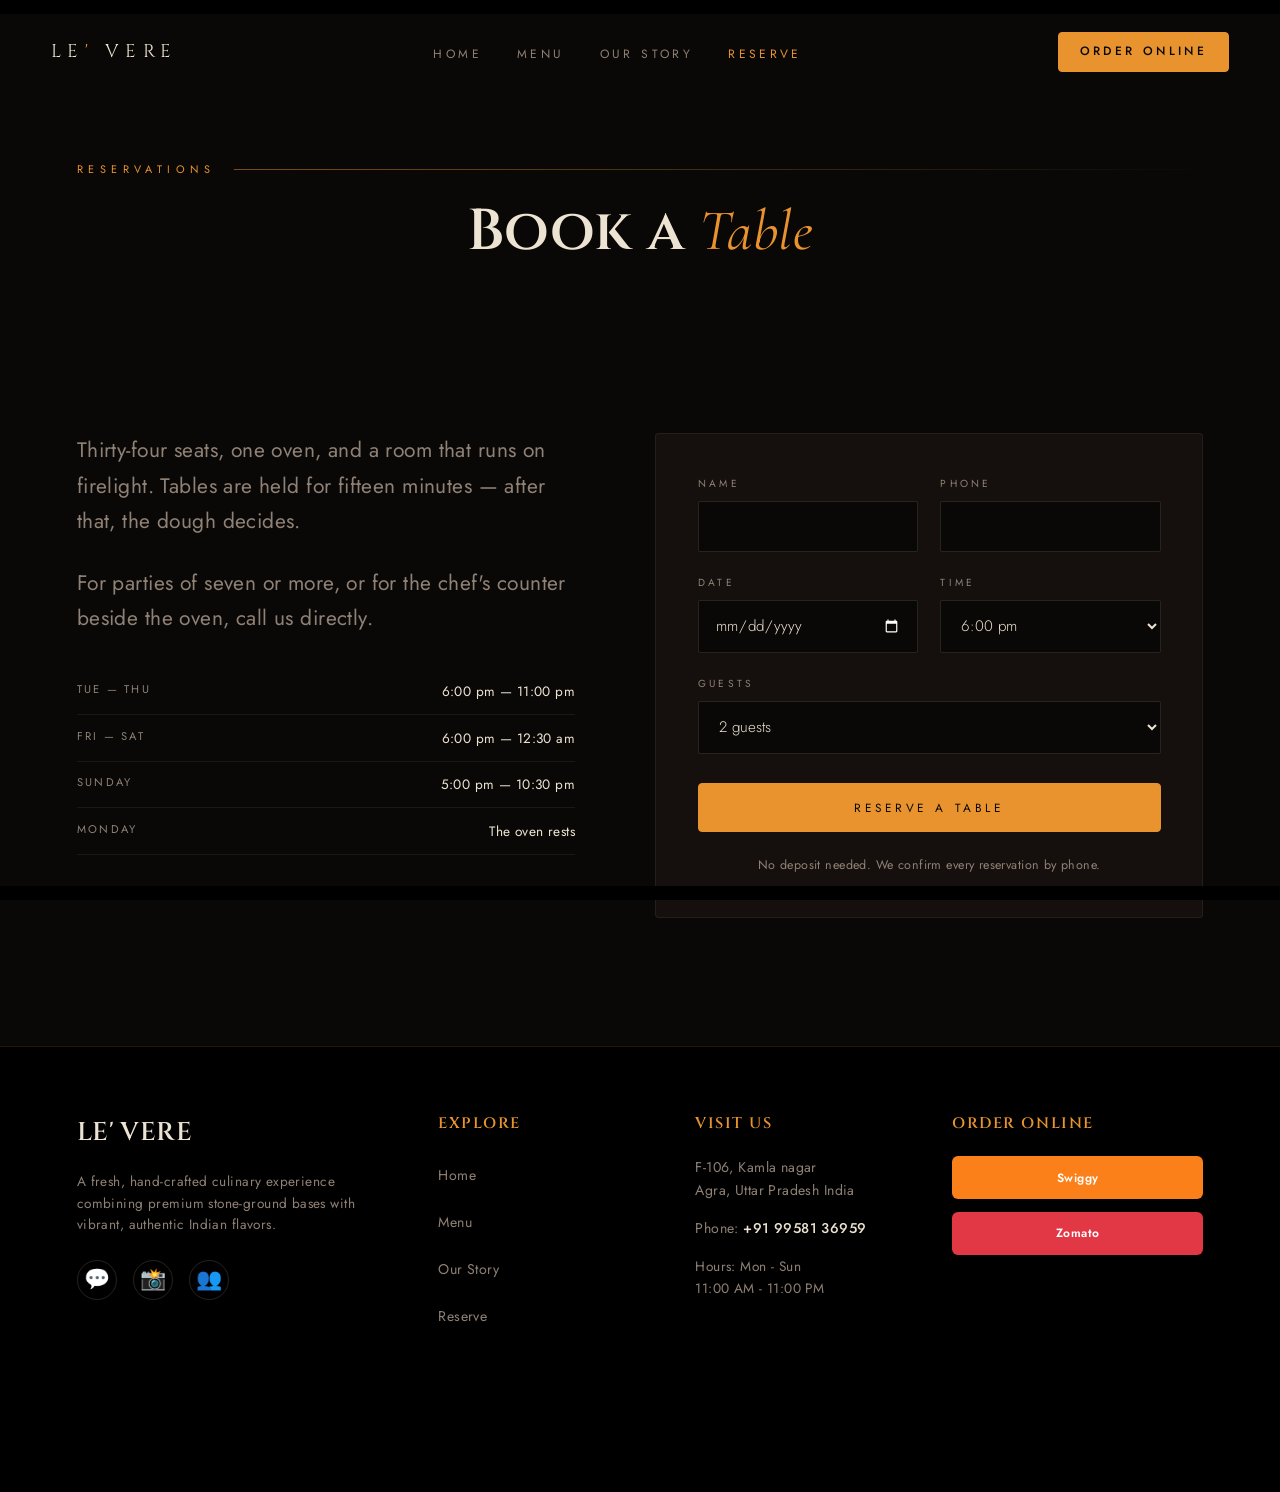
<file: reserve.html>
<!DOCTYPE html>
<html lang="en">
<head>
  <meta charset="UTF-8">
  <meta name="viewport" content="width=device-width, initial-scale=1.0">
  <title>Reserve a Table — Le' Vere Pizza</title>
  <meta name="description" content="Reserve a table at Le' Vere Pizza. Choose your date, time, and number of guests.">
  <link rel="stylesheet" href="style.css?v=2">
  <style>
    /* ---------- reserve page specific style ---------- */
    .reserve-header {
      padding: 10rem 6vw 4rem;
      text-align: center;
      background: linear-gradient(to bottom, rgba(10,8,7,.95), var(--char));
    }
    .reserve-grid {
      max-width: 1200px;
      margin: 0 auto;
      display: grid;
      grid-template-columns: 1fr 1.1fr;
      gap: 5rem;
      align-items: start;
      padding-bottom: 6rem;
    }
    .reserve-copy p {
      color: var(--ash);
      max-width: 48ch;
      margin-bottom: 1.6rem;
    }
    .hours {
      list-style: none;
      margin-top: 2rem;
    }
    .hours li {
      display: flex;
      justify-content: space-between;
      gap: 2rem;
      padding: .7rem 0;
      border-bottom: 1px solid rgba(237,227,210,.07);
      font-size: .85rem;
      color: var(--ash);
    }
    .hours li span:first-child {
      letter-spacing: .2em;
      text-transform: uppercase;
      font-size: .7rem;
    }
    .hours li span:last-child {
      color: var(--bone);
    }

    form {
      background: var(--soot);
      border: 1px solid rgba(237,227,210,.07);
      padding: 2.6rem;
      display: grid;
      grid-template-columns: 1fr 1fr;
      gap: 1.4rem;
      border-radius: 4px;
    }
    .field {
      display: flex;
      flex-direction: column;
      gap: .5rem;
    }
    .field.full {
      grid-column: 1/-1;
    }
    label {
      font-size: .64rem;
      letter-spacing: .32em;
      text-transform: uppercase;
      color: var(--ash);
    }
    input, select {
      background: var(--char);
      border: 1px solid rgba(237,227,210,.12);
      color: var(--bone);
      font-family: var(--sans);
      font-weight: 300;
      font-size: .95rem;
      padding: .85rem 1rem;
      transition: border-color .3s ease;
      color-scheme: dark;
      border-radius: 2px;
    }
    input:hover, select:hover {
      border-color: rgba(233,147,47,.4);
    }
    form .btn {
      grid-column: 1/-1;
      border: 1px solid var(--ember);
      background: var(--ember);
      color: var(--char);
      margin-top: .4rem;
    }
    form .btn:hover,
    form .btn:focus-visible {
      background: transparent;
      color: var(--ember);
    }
    .form-note {
      grid-column: 1/-1;
      font-size: .78rem;
      color: var(--ash);
      text-align: center;
    }
    .form-done {
      grid-column: 1/-1;
      display: none;
      text-align: center;
      font-family: var(--serif-voice);
      font-style: italic;
      font-size: 1.3rem;
      color: var(--ember);
    }
    form.sent .form-done {
      display: block;
    }
    form.sent .btn {
      display: none;
    }
    @media (max-width: 900px) {
      .reserve-grid {
        grid-template-columns: 1fr;
        gap: 3rem;
      }
      form {
        grid-template-columns: 1fr;
        padding: 1.8rem;
      }
    }
  </style>
</head>
<body>

  <div class="bar bar--top"></div>
  <div class="bar bar--bottom"></div>

  <nav id="nav" aria-label="Main">
    <a class="nav-brand" href="index.html">LE<em>'</em>&nbsp;VERE</a>
    <button class="nav-toggle" aria-label="Toggle Navigation">
      <span></span>
      <span></span>
      <span></span>
    </button>
    <ul class="nav-links">
      <li><a href="index.html">Home</a></li>
      <li><a href="menu.html">Menu</a></li>
      <li><a href="story.html">Our Story</a></li>
      <li><a href="reserve.html" class="active">Reserve</a></li>
    </ul>
    <a class="nav-cta" href="https://www.swiggy.com" target="_blank" rel="noopener noreferrer">Order Online</a>
  </nav>

  <header class="reserve-header">
    <div class="scene-head">
      <p class="scene-label">Reservations</p>
      <h1 class="scene-title">Book a <i>Table</i></h1>
    </div>
  </header>

  <section style="padding: 2rem 6vw;">
    <div class="reserve-grid">
      <div class="reserve-copy reveal">
        <p>Thirty-four seats, one oven, and a room that runs on firelight. Tables are held for fifteen minutes — after that, the dough decides.</p>
        <p>For parties of seven or more, or for the chef's counter beside the oven, call us directly.</p>
        <ul class="hours">
          <li><span>Tue — Thu</span><span>6:00 pm — 11:00 pm</span></li>
          <li><span>Fri — Sat</span><span>6:00 pm — 12:30 am</span></li>
          <li><span>Sunday</span><span>5:00 pm — 10:30 pm</span></li>
          <li><span>Monday</span><span>The oven rests</span></li>
        </ul>
      </div>

      <form id="bookForm" class="reveal" data-delay="1" novalidate>
        <div class="field">
          <label for="f-name">Name</label>
          <input id="f-name" name="name" type="text" autocomplete="name" required>
        </div>
        <div class="field">
          <label for="f-phone">Phone</label>
          <input id="f-phone" name="phone" type="tel" autocomplete="tel" required>
        </div>
        <div class="field">
          <label for="f-date">Date</label>
          <input id="f-date" name="date" type="date" required>
        </div>
        <div class="field">
          <label for="f-time">Time</label>
          <select id="f-time" name="time">
            <option>6:00 pm</option>
            <option>6:30 pm</option>
            <option>7:00 pm</option>
            <option>7:30 pm</option>
            <option>8:00 pm</option>
            <option>8:30 pm</option>
            <option>9:00 pm</option>
            <option>9:30 pm</option>
            <option>10:00 pm</option>
          </select>
        </div>
        <div class="field full">
          <label for="f-guests">Guests</label>
          <select id="f-guests" name="guests">
            <option>2 guests</option>
            <option>3 guests</option>
            <option>4 guests</option>
            <option>5 guests</option>
            <option>6 guests</option>
          </select>
        </div>
        <button class="btn" type="submit">Reserve a table</button>
        <p class="form-done">Your table is held. We'll confirm by phone — see you by the fire.</p>
        <p class="form-note">No deposit needed. We confirm every reservation by phone.</p>
      </form>
    </div>
  </section>

  <footer>
    <div class="footer-container">
      <div class="footer-brand reveal">
        <h3>LE' VERE</h3>
        <p>A fresh, hand-crafted culinary experience combining premium stone-ground bases with vibrant, authentic Indian flavors.</p>
        <div class="footer-socials" style="margin-top: 1.5rem; display: flex; gap: 1rem;">
          <a href="https://wa.me/919958136959" target="_blank" rel="noopener noreferrer" class="social-icon" title="WhatsApp" style="color: var(--bone); border: 1px solid rgba(237,227,210,0.15); width: 40px; height: 40px; border-radius: 50%; display: flex; align-items: center; justify-content: center; text-decoration: none; transition: all 0.3s ease;">💬</a>
          <a href="https://instagram.com" target="_blank" rel="noopener noreferrer" class="social-icon" title="Instagram" style="color: var(--bone); border: 1px solid rgba(237,227,210,0.15); width: 40px; height: 40px; border-radius: 50%; display: flex; align-items: center; justify-content: center; text-decoration: none; transition: all 0.3s ease;">📸</a>
          <a href="https://facebook.com" target="_blank" rel="noopener noreferrer" class="social-icon" title="Facebook" style="color: var(--bone); border: 1px solid rgba(237,227,210,0.15); width: 40px; height: 40px; border-radius: 50%; display: flex; align-items: center; justify-content: center; text-decoration: none; transition: all 0.3s ease;">👥</a>
        </div>
      </div>
      <div class="footer-col reveal" data-delay="1">
        <h4 class="footer-title">Explore</h4>
        <ul class="footer-links">
          <li><a href="index.html">Home</a></li>
          <li><a href="menu.html">Menu</a></li>
          <li><a href="story.html">Our Story</a></li>
          <li><a href="reserve.html">Reserve</a></li>
        </ul>
      </div>
      <div class="footer-col reveal" data-delay="2">
        <h4 class="footer-title">Visit Us</h4>
        <div class="footer-info">
          <p>F-106, Kamla nagar<br>Agra, Uttar Pradesh India</p>
          <p style="margin-top: 1rem;">Phone: <a href="tel:+919958136959">+91 99581 36959</a></p>
          <p style="margin-top: 1rem; font-size: 0.85rem; color: var(--ash);">Hours: Mon - Sun<br>11:00 AM - 11:00 PM</p>
        </div>
      </div>
      <div class="footer-col reveal" data-delay="3">
        <h4 class="footer-title">Order Online</h4>
        <div class="footer-delivery">
          <a href="https://www.swiggy.com" target="_blank" rel="noopener noreferrer" class="footer-delivery-btn footer-delivery-btn--swiggy">Swiggy</a>
          <a href="https://www.zomato.com" target="_blank" rel="noopener noreferrer" class="footer-delivery-btn footer-delivery-btn--zomato">Zomato</a>
        </div>
      </div>
    </div>
    <div class="footer-bottom reveal">
      <p>© 2026 Le' Vere Pizza — Fresh and Authentic.</p>
      <p style="text-transform: uppercase; font-size: 0.62rem; letter-spacing: 0.15em;">Made Fresh Daily</p>
    </div>
  </footer>

  <script src="app.js"></script>
  <script>
    /* reservation form submission validation */
    var form = document.getElementById('bookForm');
    form.addEventListener('submit', function(ev){
      ev.preventDefault();
      var name = document.getElementById('f-name');
      var phone = document.getElementById('f-phone');
      var date = document.getElementById('f-date');
      var missing = [name, phone, date].filter(function(f){ return !f.value.trim(); });
      if(missing.length){
        missing.forEach(function(f){ f.style.borderColor = 'var(--flame)'; });
        missing[0].focus();
        return;
      }
      form.classList.add('sent');
    });
    form.addEventListener('input', function(ev){
      if(ev.target.matches('input')){ ev.target.style.borderColor = ''; }
    });
  </script>
</body>
</html>
</file>
<file: style.css>
@import url('https://fonts.googleapis.com/css2?family=Cinzel:wght@400;500;600&family=Cormorant+Garamond:ital,wght@0,400;0,500;1,400;1,500&family=Jost:wght@300;400;500&display=swap');

:root {
  --char: #0A0807;
  --soot: #15100D;
  --smoke: #221A15;
  --ash: #8F8175;
  --bone: #EDE3D2;
  --ember: #E9932F;
  --flame: #B33A1E;
  --frame: #000000;
  --swiggy: #FC8019;
  --zomato: #E23744;
  --mint: #2ecc71;
  --serif-display: 'Cinzel', serif;
  --serif-voice: 'Cormorant Garamond', serif;
  --sans: 'Jost', sans-serif;
}

* {
  margin: 0;
  padding: 0;
  box-sizing: border-box;
}

html {
  scroll-behavior: smooth;
  scroll-padding-top: 90px;
}

body {
  background: var(--char);
  color: var(--bone);
  font-family: var(--sans);
  font-weight: 400;
  font-size: 21px;
  line-height: 1.7;
  letter-spacing: .02em;
  overflow-x: hidden;
}

h1, h2, h3, h4, h5, h6 {
  font-weight: 600 !important;
}

::selection {
  background: var(--flame);
  color: var(--bone);
}

/* ---------- letterbox bars ---------- */
.bar {
  position: fixed;
  left: 0;
  width: 100%;
  height: 11vh;
  background: var(--frame);
  z-index: 60;
  transition: height 1.6s cubic-bezier(.77,0,.18,1);
  pointer-events: none;
}
.bar--top { top: 0; }
.bar--bottom { bottom: 0; }
body.rolling .bar { height: 14px; }
@media (max-width: 640px) {
  body.rolling .bar { height: 8px; }
}

/* ---------- nav ---------- */
nav {
  position: fixed;
  top: 14px;
  left: 0;
  width: 100%;
  z-index: 50;
  display: flex;
  align-items: center;
  justify-content: space-between;
  padding: 1.1rem 4vw;
  opacity: 0;
  transform: translateY(-8px);
  transition: opacity 1s ease .2s, transform 1s ease .2s, background .5s ease, padding .5s ease;
}
body.rolling nav {
  opacity: 1;
  transform: none;
}
nav.scrolled {
  background: rgba(10,8,7,.92);
  backdrop-filter: blur(12px);
  -webkit-backdrop-filter: blur(12px);
  padding: .7rem 4vw;
  border-bottom: 1px solid rgba(237,227,210,.07);
}
.nav-brand {
  font-family: var(--serif-display);
  font-size: 1.15rem;
  letter-spacing: .34em;
  color: var(--bone);
  text-decoration: none;
  white-space: nowrap;
}
.nav-brand em {
  font-style: normal;
  color: var(--ember);
}
.nav-links {
  display: flex;
  gap: 2.2rem;
  list-style: none;
}
.nav-links a {
  color: var(--ash);
  text-decoration: none;
  font-size: .75rem;
  letter-spacing: .28em;
  text-transform: uppercase;
  transition: color .3s ease;
}
.nav-links a:hover,
.nav-links a:focus-visible,
.nav-links a.active {
  color: var(--ember);
}
.nav-cta {
  font-size: .75rem;
  letter-spacing: .28em;
  text-transform: uppercase;
  color: var(--char);
  text-decoration: none;
  background: var(--ember);
  border: 1px solid var(--ember);
  padding: .55rem 1.3rem;
  font-weight: 500;
  transition: background .3s ease, color .3s ease, border-color .3s ease, box-shadow .3s ease;
  white-space: nowrap;
  border-radius: 4px;
}
.nav-cta:hover,
.nav-cta:focus-visible {
  background: transparent;
  color: var(--ember);
  box-shadow: 0 0 15px rgba(233, 147, 47, 0.4);
}

/* Mobile Menu Toggle button */
.nav-toggle {
  display: none;
  background: none;
  border: none;
  cursor: pointer;
  padding: .5rem;
}
.nav-toggle span {
  display: block;
  width: 24px;
  height: 2px;
  background: var(--bone);
  margin: 5px 0;
  transition: .3s;
}
@media (max-width: 820px) {
  .nav-links {
    position: fixed;
    top: 70px;
    right: -100%;
    width: 250px;
    height: calc(100vh - 70px);
    background: var(--soot);
    flex-direction: column;
    padding: 3rem 2rem;
    gap: 2rem;
    transition: right .4s cubic-bezier(.77,0,.18,1);
    border-left: 1px solid rgba(237,227,210,.07);
  }
  .nav-links.active {
    right: 0;
  }
  .nav-toggle {
    display: block;
  }
  .nav-cta {
    display: none;
  }
}

a:focus-visible,
button:focus-visible,
input:focus-visible,
select:focus-visible {
  outline: 2px solid var(--ember);
  outline-offset: 3px;
}

/* ---------- buttons ---------- */
.btn {
  font-family: var(--sans);
  font-size: .74rem;
  letter-spacing: .3em;
  text-transform: uppercase;
  padding: .95rem 2.2rem;
  text-decoration: none;
  cursor: pointer;
  display: inline-block;
  text-align: center;
  transition: background .35s ease, color .35s ease, border-color .35s ease, transform .35s ease;
  border-radius: 4px;
}
.btn--fire {
  background: var(--ember);
  color: var(--char);
  border: 1px solid var(--ember);
}
.btn--fire:hover,
.btn--fire:focus-visible {
  background: transparent;
  color: var(--ember);
}
.btn--ghost {
  background: transparent;
  color: var(--bone);
  border: 1px solid rgba(237, 227, 210, .35);
}
.btn--ghost:hover,
.btn--ghost:focus-visible {
  border-color: var(--ember);
  color: var(--ember);
}

.btn--swiggy {
  background: var(--swiggy);
  color: #ffffff;
  border: 1px solid var(--swiggy);
  box-shadow: 0 0 10px rgba(252, 128, 25, 0.2);
}
.btn--swiggy:hover {
  background: transparent;
  color: var(--swiggy);
  box-shadow: 0 0 20px rgba(252, 128, 25, 0.4);
}

.btn--zomato {
  background: var(--zomato);
  color: #ffffff;
  border: 1px solid var(--zomato);
  box-shadow: 0 0 10px rgba(226, 55, 68, 0.2);
}
.btn--zomato:hover {
  background: transparent;
  color: var(--zomato);
  box-shadow: 0 0 20px rgba(226, 55, 68, 0.4);
}

/* ---------- glassmorphism & cool panels ---------- */
.glass-panel {
  background: rgba(34, 26, 21, 0.45);
  backdrop-filter: blur(16px);
  -webkit-backdrop-filter: blur(16px);
  border: 1px solid rgba(237, 227, 210, 0.08);
  border-radius: 8px;
  padding: 2rem;
  transition: border-color 0.4s ease, box-shadow 0.4s ease, transform 0.4s ease;
}
.glass-panel:hover {
  border-color: rgba(233, 147, 47, 0.3);
  box-shadow: 0 10px 30px rgba(0, 0, 0, 0.4), 0 0 15px rgba(233, 147, 47, 0.05);
  transform: translateY(-5px);
}

/* ---------- reveal transitions ---------- */
.reveal {
  opacity: 0;
  transform: translateY(36px);
  transition: opacity 1.1s cubic-bezier(.2,.7,.2,1), transform 1.1s cubic-bezier(.2,.7,.2,1);
}
.reveal.in {
  opacity: 1;
  transform: none;
}
.reveal-left {
  transform: translateX(-45px);
}
.reveal-right {
  transform: translateX(45px);
}
.reveal[data-delay="1"] { transition-delay: .15s; }
.reveal[data-delay="2"] { transition-delay: .3s; }
.reveal[data-delay="3"] { transition-delay: .45s; }

/* Category panel slide-in keyframe */
@keyframes slideInLeft {
  from {
    opacity: 0;
    transform: translateX(40px);
  }
  to {
    opacity: 1;
    transform: translateX(0);
  }
}

/* ---------- scene titles ---------- */
section {
  position: relative;
  padding: 8rem 6vw;
}
.scene-head {
  max-width: 1200px;
  margin: 0 auto 4.5rem;
}
.scene-label {
  display: flex;
  align-items: center;
  gap: 1.2rem;
  font-size: .68rem;
  letter-spacing: .5em;
  text-transform: uppercase;
  color: var(--ember);
}
.scene-label::after {
  content: "";
  flex: 1;
  height: 1px;
  background: linear-gradient(90deg, rgba(233,147,47,.5), transparent);
}
.scene-title {
  font-family: var(--serif-display);
  font-weight: 500;
  font-size: clamp(2rem, 5vw, 3.6rem);
  margin-top: 1.2rem;
  line-height: 1.15;
}
.scene-title i {
  font-family: var(--serif-voice);
  font-weight: 400;
  color: var(--ember);
}

/* ---------- footer ---------- */
footer {
  background: var(--frame);
  padding: 4rem 6vw 3rem;
  border-top: 1px solid rgba(233, 147, 47, .15);
}
.footer-container {
  max-width: 1200px;
  margin: 0 auto;
  display: grid;
  grid-template-columns: 1.5fr 1fr 1fr 1.2fr;
  gap: 3rem;
  text-align: left;
}
@media (max-width: 900px) {
  .footer-container {
    grid-template-columns: 1fr 1fr;
    gap: 2rem;
  }
}
@media (max-width: 550px) {
  .footer-container {
    grid-template-columns: 1fr;
    gap: 2rem;
  }
}
.footer-brand h3 {
  font-family: var(--serif-display);
  font-size: 1.6rem;
  color: var(--bone);
  margin-bottom: 1rem;
}
.footer-brand p {
  font-size: 0.85rem;
  color: var(--ash);
  line-height: 1.6;
}
.footer-title {
  font-family: var(--serif-display);
  font-size: 0.95rem;
  letter-spacing: 0.1em;
  text-transform: uppercase;
  color: var(--ember);
  margin-bottom: 1.2rem;
}
.footer-links {
  list-style: none;
  padding: 0;
  margin: 0;
}
.footer-links li {
  margin-bottom: 0.7rem;
}
.footer-links a {
  color: var(--ash);
  text-decoration: none;
  font-size: 0.88rem;
  transition: color 0.3s ease;
}
.footer-links a:hover {
  color: var(--ember);
}
.footer-info {
  font-size: 0.88rem;
  color: var(--ash);
  line-height: 1.6;
}
.footer-info a {
  color: var(--bone);
  text-decoration: none;
  font-weight: 500;
  transition: color 0.3s ease;
}
.footer-info a:hover {
  color: var(--ember);
}
.footer-delivery {
  display: flex;
  flex-direction: column;
  gap: 0.8rem;
}
.footer-delivery-btn {
  display: inline-flex;
  align-items: center;
  justify-content: center;
  border-radius: 6px;
  padding: 0.7rem 1.2rem;
  font-size: 0.75rem;
  font-weight: 600;
  text-decoration: none;
  transition: all 0.3s ease;
}
.footer-delivery-btn--swiggy {
  background: var(--swiggy);
  color: #fff;
}
.footer-delivery-btn--zomato {
  background: var(--zomato);
  color: #fff;
}
.footer-delivery-btn:hover {
  transform: translateY(-2px);
  filter: brightness(1.1);
  box-shadow: 0 4px 15px rgba(0,0,0,0.25);
}
.footer-bottom {
  max-width: 1200px;
  margin: 3rem auto 0;
  padding-top: 2rem;
  border-top: 1px solid rgba(237, 227, 210, 0.05);
  display: flex;
  justify-content: space-between;
  align-items: center;
  flex-wrap: wrap;
  gap: 1rem;
}
.footer-bottom p {
  font-size: 0.72rem;
  color: rgba(143, 129, 117, 0.6);
  letter-spacing: 0.1em;
}

.social-icon:hover {
  border-color: var(--ember) !important;
  color: var(--ember) !important;
  transform: translateY(-3px);
  box-shadow: 0 5px 15px rgba(233,147,47,0.15);
}

/* ---------- reduced motion ---------- */
@media (prefers-reduced-motion: reduce) {
  *, *::before, *::after {
    animation-duration: .01ms !important;
    animation-iteration-count: 1 !important;
    transition-duration: .01ms !important;
  }
  html {
    scroll-behavior: auto;
  }
  .reveal {
    opacity: 1;
    transform: none;
  }
}
</file>
